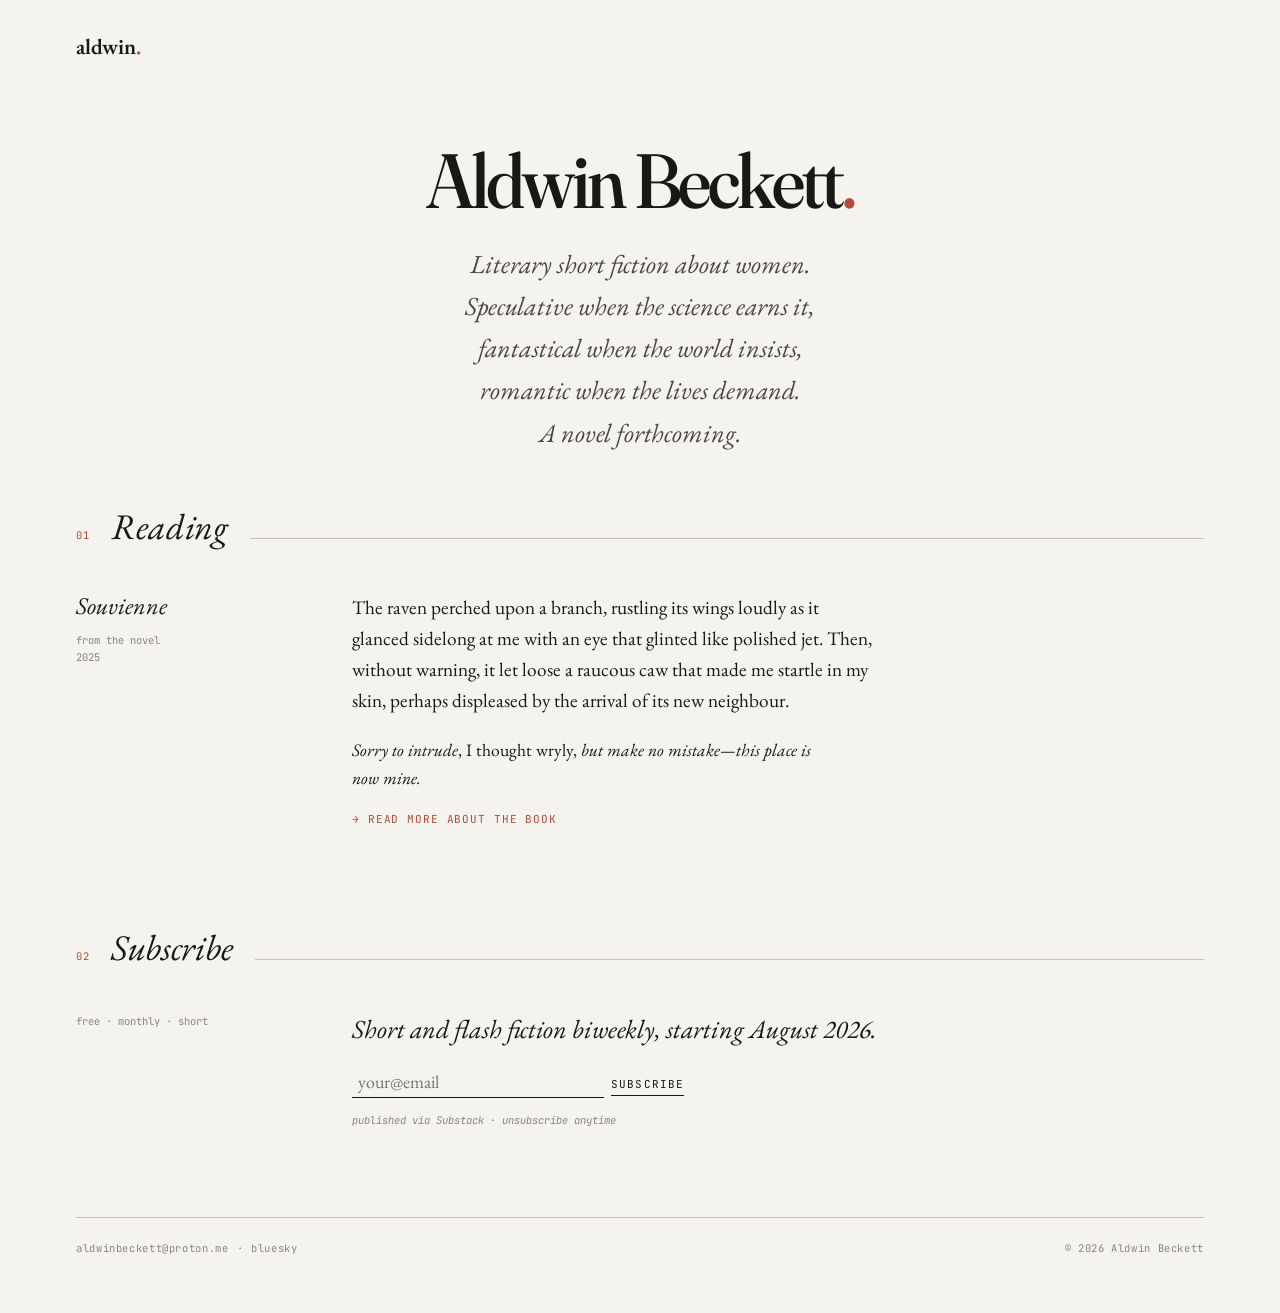
<file: index.html>
<!DOCTYPE html><html lang="en"> <head><!-- Global Metadata --><meta charset="utf-8"><meta name="viewport" content="width=device-width,initial-scale=1"><link rel="icon" type="image/svg+xml" href="/favicon.svg"><link rel="apple-touch-icon" href="/apple-touch-icon.png"><meta name="generator" content="Astro v5.17.2"><!-- Pinterest domain verification (carried over from the previous site). --><meta name="p:domain_verify" content="30b4dbeae7a0c5de280780b090843f4b"><!-- Canonical URL --><link rel="canonical" href="https://aldwinbeckett.me/"><!-- Primary Meta Tags --><title>Aldwin Beckett</title><meta name="title" content="Aldwin Beckett"><meta name="description" content="Personal portfolio website"><meta name="keywords" content="author, fiction, books"><meta name="author" content="Aldwin Beckett"><meta name="language" content="English"><!-- Open Graph / Facebook --><meta property="og:type" content="website"><meta property="og:url" content="https://aldwinbeckett.me/"><meta property="og:title" content="Aldwin Beckett"><meta property="og:description" content="Personal portfolio website"><meta property="og:image" content="https://aldwinbeckett.me/images/og-default.jpg"><!-- Twitter --><meta property="twitter:card" content="summary_large_image"><meta property="twitter:url" content="https://aldwinbeckett.me/"><meta property="twitter:title" content="Aldwin Beckett"><meta property="twitter:description" content="Personal portfolio website"><meta property="twitter:image" content="https://aldwinbeckett.me/images/og-default.jpg"><!-- Fonts: Fraunces (display, optical-sized) · EB Garamond (body/italic) · JetBrains Mono (metadata) --><link rel="preconnect" href="https://fonts.googleapis.com"><link rel="preconnect" href="https://fonts.gstatic.com" crossorigin><link href="https://fonts.googleapis.com/css2?family=EB+Garamond:ital,wght@0,400;0,500;0,600;0,700;1,400;1,500&family=Fraunces:ital,opsz,wght@0,9..144,400;0,9..144,500;0,9..144,600;1,9..144,400;1,9..144,500&family=JetBrains+Mono:wght@400;500&display=swap" rel="stylesheet"><link rel="stylesheet" href="/_astro/_slug_.Bnw3G2MM.css">
<style>.hero[data-astro-cid-j7pv25f6]{margin-top:var(--s-6);position:relative;text-align:center}.hero-name[data-astro-cid-j7pv25f6]{font-size:clamp(36px,6vw,94px);margin:56px 0 0;letter-spacing:-.04em}.hero-name[data-astro-cid-j7pv25f6] .dot[data-astro-cid-j7pv25f6]{color:var(--accent)}.hero-phrase[data-astro-cid-j7pv25f6]{margin-top:28px;font-family:var(--serif);font-style:italic;font-size:var(--t-h3);color:var(--ink-soft);margin-bottom:0;white-space:pre-line}.hero-forthcoming[data-astro-cid-j7pv25f6]{position:absolute;top:75px;right:0;text-align:right;display:flex;flex-direction:column;gap:8px;max-width:220px}.hero-forthcoming-title[data-astro-cid-j7pv25f6]{color:var(--accent);font-style:italic;font-size:22px;font-family:var(--serif);line-height:1.05}.hero-forthcoming-date[data-astro-cid-j7pv25f6]{font-family:var(--mono);font-size:11px;color:var(--ink-faint);text-transform:none;letter-spacing:0}.sample-title[data-astro-cid-j7pv25f6]{font-family:var(--serif);font-style:italic;font-size:24px;line-height:1.18;color:var(--ink)}.sample-pub[data-astro-cid-j7pv25f6]{margin-top:12px}.continue-link[data-astro-cid-j7pv25f6]{display:inline-block;margin-top:18px;font-family:var(--mono);font-size:var(--t-meta-lg);letter-spacing:.08em;text-transform:uppercase;color:var(--accent);text-decoration:none}.continue-link[data-astro-cid-j7pv25f6]:hover{text-decoration:underline}.works[data-astro-cid-j7pv25f6] .row[data-astro-cid-j7pv25f6] .lnk[data-astro-cid-j7pv25f6] a[data-astro-cid-j7pv25f6]{color:inherit;text-decoration:none}.about-prose[data-astro-cid-j7pv25f6]{max-width:34em}@media(max-width:640px){.hero[data-astro-cid-j7pv25f6]{text-align:left;min-height:0;margin-top:var(--s-4)}.hero-name[data-astro-cid-j7pv25f6]{font-size:32px;margin-top:8px}.hero-phrase[data-astro-cid-j7pv25f6]{font-size:18px;text-align:left}.hero-forthcoming[data-astro-cid-j7pv25f6]{position:static;text-align:left;align-items:baseline;max-width:100%;flex-direction:row;flex-wrap:wrap;gap:6px 10px;padding-bottom:16px;border-bottom:1px solid var(--rule);margin-bottom:20px}}
</style></head> <body>  <main class="page" data-astro-cid-j7pv25f6> <header class="site-header"> <a class="brand-mark" href="/" aria-label="Home">aldwin<span class="dot">.</span></a> <nav class="site-nav">  </nav> <div class="right">  </div> </header> <!-- HERO ────────────────────────────────────────────────── --> <section class="hero" data-astro-cid-j7pv25f6>  <h1 class="display hero-name" data-astro-cid-j7pv25f6> Aldwin Beckett<span class="dot" data-astro-cid-j7pv25f6>.</span> </h1> <p class="hero-phrase" data-astro-cid-j7pv25f6>Literary short fiction about women.
Speculative when the science earns it, 
fantastical when the world insists,
romantic when the lives demand.
A novel forthcoming.
</p> </section> <!-- §01 READING — sample piece ─────────────────────────── --> <section class="section section-compact" id="reading" data-astro-cid-j7pv25f6> <div class="section-hed" data-astro-cid-j7pv25f6> <span class="num" data-astro-cid-j7pv25f6>01</span> <span class="label" data-astro-cid-j7pv25f6>Reading</span> <span class="trail" data-astro-cid-j7pv25f6></span> </div> <div class="section-body" data-astro-cid-j7pv25f6> <div data-astro-cid-j7pv25f6> <div class="sample-title" data-astro-cid-j7pv25f6>Souvienne</div> <div class="meta-soft sample-pub" data-astro-cid-j7pv25f6> from the novel <br data-astro-cid-j7pv25f6>2025 </div> </div> <div data-astro-cid-j7pv25f6> <div class="prose" data-astro-cid-j7pv25f6> <p class="lede" data-astro-cid-j7pv25f6>The raven perched upon a branch, rustling its wings loudly as it glanced sidelong at me with an eye that glinted like polished jet. Then, without warning, it let loose a raucous caw that made me startle in my skin, perhaps displeased by the arrival of its new neighbour.</p><p data-astro-cid-j7pv25f6><em>Sorry to intrude</em>, I thought wryly, <em>but make no mistake—this place is now mine.</em></p> </div> <a href="/books/souvienne" class="continue-link" data-astro-cid-j7pv25f6>
→ read more about the book </a> </div> </div> </section> <!-- §02 SELECTED — works list ──────────────────────────── -->  <!-- §03 SUBSCRIBE — Substack inline form ───────────────── --> <section class="section" id="subscribe" data-astro-cid-j7pv25f6> <div class="section-hed" data-astro-cid-j7pv25f6> <span class="num" data-astro-cid-j7pv25f6>02</span> <span class="label" data-astro-cid-j7pv25f6>Subscribe</span> <span class="trail" data-astro-cid-j7pv25f6></span> </div> <div class="section-body" data-astro-cid-j7pv25f6> <div class="meta-soft" data-astro-cid-j7pv25f6>free · monthly · short</div> <div data-astro-cid-j7pv25f6> <div class="subscribe-pitch" data-astro-cid-j7pv25f6>Short and flash fiction biweekly, starting August 2026.</div>  <form class="sub-inline" action="https://aldwinbeckett.substack.com/subscribe" method="get" target="_blank" rel="noopener noreferrer" data-astro-cid-j7pv25f6> <input type="email" name="email" placeholder="your@email" aria-label="email" required data-astro-cid-j7pv25f6> <button type="submit" data-astro-cid-j7pv25f6>Subscribe</button> </form> <div class="meta-soft subscribe-footnote" data-astro-cid-j7pv25f6>published via Substack · unsubscribe anytime</div> </div> </div> </section> <!-- §04 ABOUT ──────────────────────────────────────────── -->  <div class="rule footer-rule" data-astro-cid-gcn2mc3v></div> <footer class="page-footer" data-astro-cid-gcn2mc3v> <span class="footer-links" data-astro-cid-gcn2mc3v> <a href="mailto:aldwinbeckett@proton.me" data-astro-cid-gcn2mc3v>aldwinbeckett@proton.me</a>  <span class="sep" data-astro-cid-gcn2mc3v>·</span> <a href="https://bsky.app/profile/aldwin.beckett" target="_blank" rel="noopener noreferrer" data-astro-cid-gcn2mc3v>bluesky</a>  </span> <span data-astro-cid-gcn2mc3v>© 2026 Aldwin Beckett</span> </footer>  </main>  </body></html>
</file>
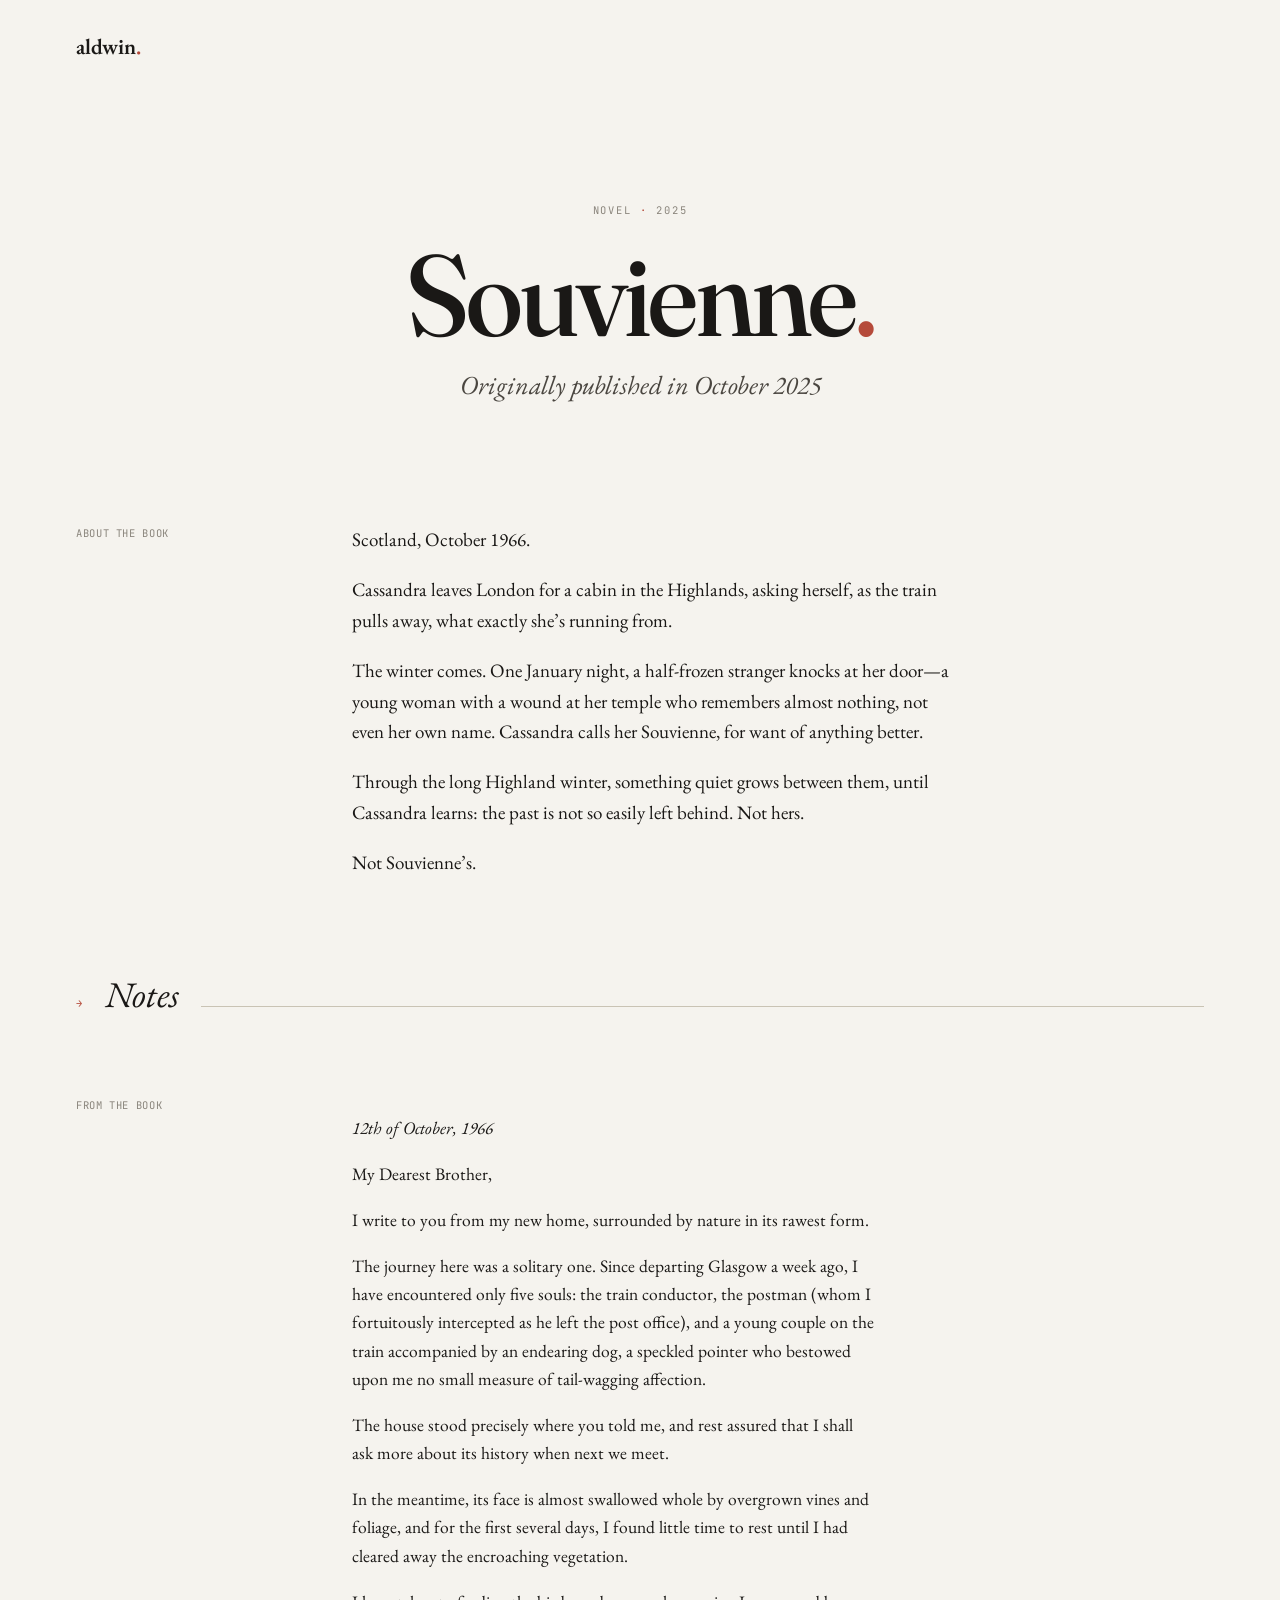
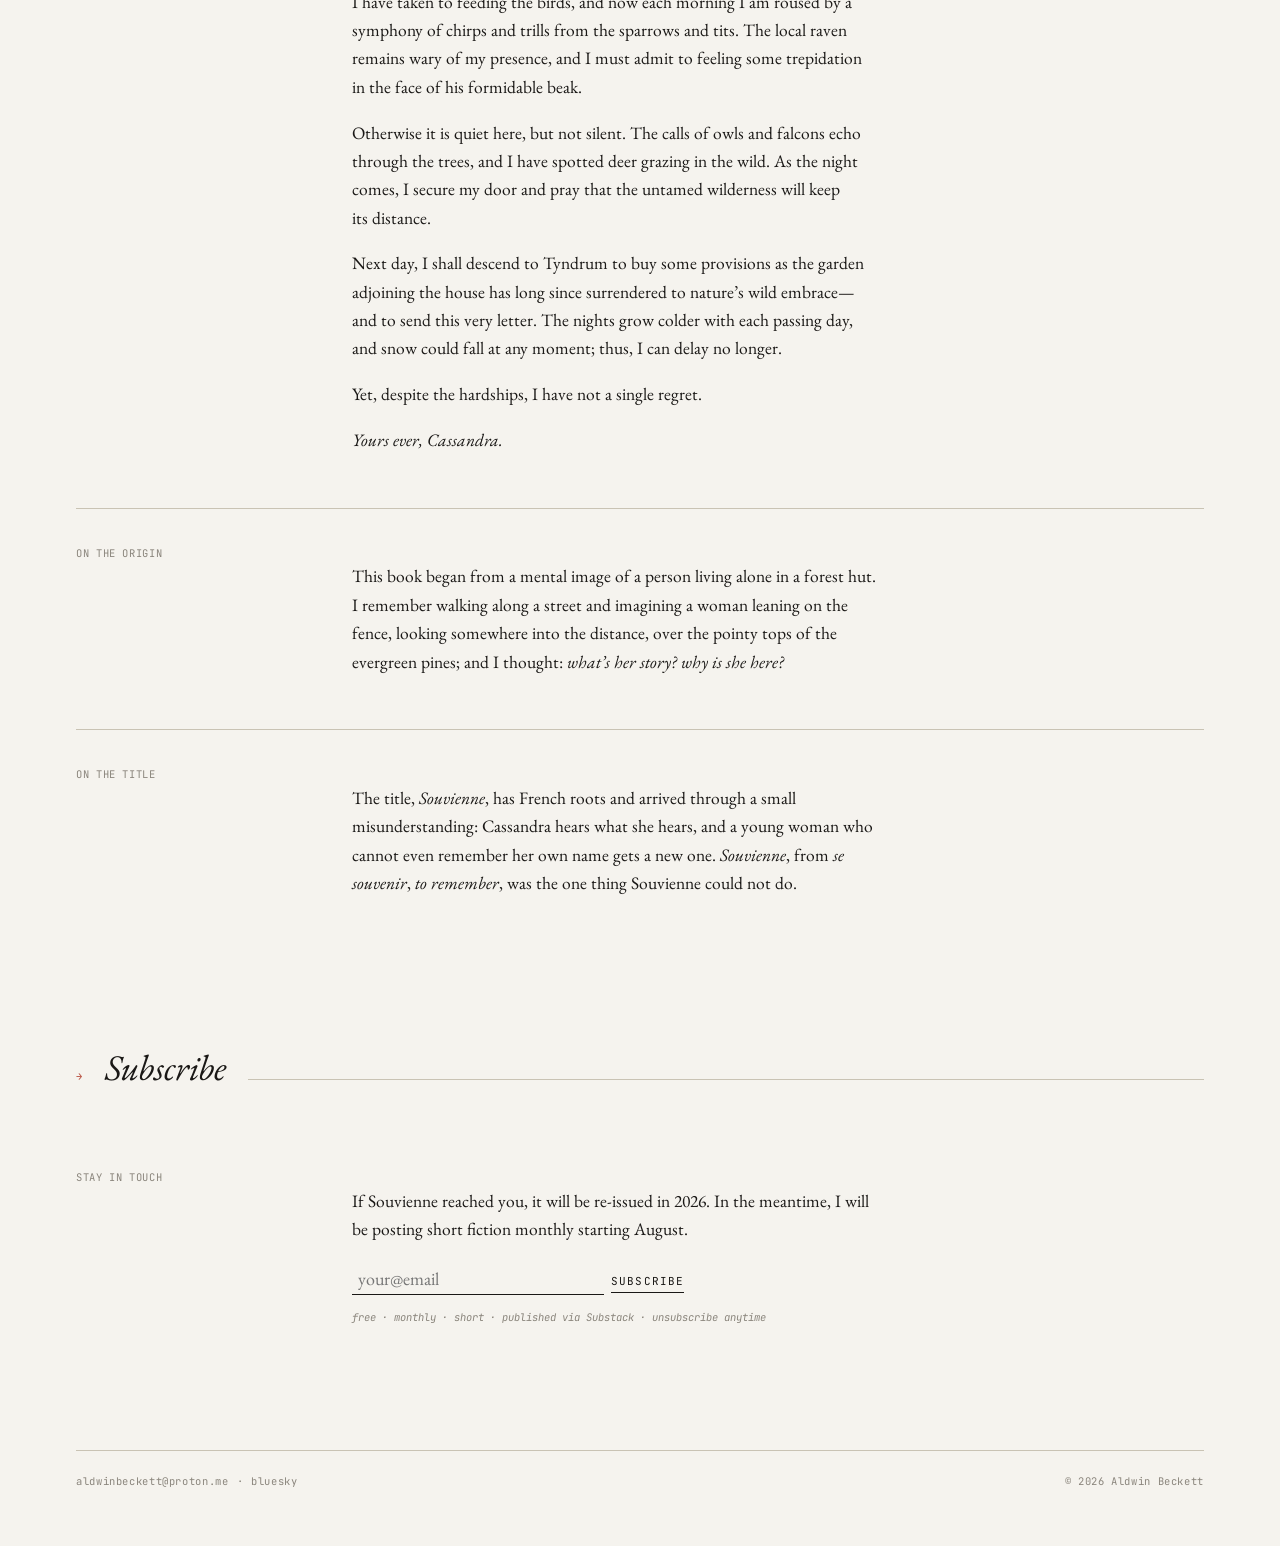
<file: books/souvienne/index.html>
<!DOCTYPE html><html lang="en"> <head><!-- Global Metadata --><meta charset="utf-8"><meta name="viewport" content="width=device-width,initial-scale=1"><link rel="icon" type="image/svg+xml" href="/favicon.svg"><link rel="apple-touch-icon" href="/apple-touch-icon.png"><meta name="generator" content="Astro v5.17.2"><!-- Pinterest domain verification (carried over from the previous site). --><meta name="p:domain_verify" content="30b4dbeae7a0c5de280780b090843f4b"><!-- Canonical URL --><link rel="canonical" href="https://aldwinbeckett.me/books/souvienne/"><!-- Primary Meta Tags --><title>Souvienne — Aldwin Beckett</title><meta name="title" content="Souvienne — Aldwin Beckett"><meta name="description" content="Personal portfolio website"><meta name="keywords" content="author, fiction, books"><meta name="author" content="Aldwin Beckett"><meta name="language" content="English"><!-- Open Graph / Facebook --><meta property="og:type" content="website"><meta property="og:url" content="https://aldwinbeckett.me/books/souvienne/"><meta property="og:title" content="Souvienne — Aldwin Beckett"><meta property="og:description" content="Personal portfolio website"><meta property="og:image" content="https://aldwinbeckett.me/images/og-default.jpg"><!-- Twitter --><meta property="twitter:card" content="summary_large_image"><meta property="twitter:url" content="https://aldwinbeckett.me/books/souvienne/"><meta property="twitter:title" content="Souvienne — Aldwin Beckett"><meta property="twitter:description" content="Personal portfolio website"><meta property="twitter:image" content="https://aldwinbeckett.me/images/og-default.jpg"><!-- Fonts: Fraunces (display, optical-sized) · EB Garamond (body/italic) · JetBrains Mono (metadata) --><link rel="preconnect" href="https://fonts.googleapis.com"><link rel="preconnect" href="https://fonts.gstatic.com" crossorigin><link href="https://fonts.googleapis.com/css2?family=EB+Garamond:ital,wght@0,400;0,500;0,600;0,700;1,400;1,500&family=Fraunces:ital,opsz,wght@0,9..144,400;0,9..144,500;0,9..144,600;1,9..144,400;1,9..144,500&family=JetBrains+Mono:wght@400;500&display=swap" rel="stylesheet"><link rel="stylesheet" href="/_astro/_slug_.Bnw3G2MM.css">
<style>.note-row[data-astro-cid-ww2vvilx] .note-image[data-astro-cid-ww2vvilx] img[data-astro-cid-ww2vvilx]{position:absolute;inset:0;width:100%;height:100%;object-fit:cover}.book-hero[data-astro-cid-tousmopl]{margin-top:var(--s-5);display:grid;grid-template-columns:minmax(0,340px) 1fr;gap:var(--s-6);align-items:end}.cover-col[data-astro-cid-tousmopl]{max-width:340px}.title-col[data-astro-cid-tousmopl]{padding-bottom:var(--s-2)}.book-hero[data-astro-cid-tousmopl].centered{display:block;text-align:center;margin-top:var(--s-6);padding:var(--s-5) 0 var(--s-4)}.book-hero[data-astro-cid-tousmopl].centered .title-col[data-astro-cid-tousmopl]{padding-bottom:0}.book-hero[data-astro-cid-tousmopl].centered .subtitle[data-astro-cid-tousmopl]{margin-left:auto;margin-right:auto}.book-hero[data-astro-cid-tousmopl].centered .quick-meta[data-astro-cid-tousmopl]{justify-content:center}.book-cover-img[data-astro-cid-tousmopl]{width:100%;height:auto;display:block;border:1px solid var(--ink);box-shadow:0 1px #0000000a,0 14px 28px -16px #00000040}.eyebrow[data-astro-cid-tousmopl]{font-family:var(--mono);font-size:var(--t-meta);letter-spacing:.18em;text-transform:uppercase;color:var(--ink-faint);margin-bottom:var(--s-3)}.eyebrow[data-astro-cid-tousmopl] .dot[data-astro-cid-tousmopl]{color:var(--accent);margin:0 8px}.book-title-display[data-astro-cid-tousmopl]{font-size:clamp(56px,9vw,128px);font-weight:500;letter-spacing:-.025em;line-height:.92;margin:0;font-optical-sizing:auto;font-variation-settings:"opsz" 144,"SOFT" 30}.book-title-display[data-astro-cid-tousmopl] .dot[data-astro-cid-tousmopl]{color:var(--accent)}.subtitle[data-astro-cid-tousmopl]{font-family:var(--serif);font-style:italic;font-size:var(--t-h3);color:var(--ink-soft);margin-top:var(--s-3);max-width:22em;line-height:1.25}.quick-meta[data-astro-cid-tousmopl]{display:flex;gap:var(--s-3);flex-wrap:wrap;margin-top:var(--s-4)}.quick-meta[data-astro-cid-tousmopl] span[data-astro-cid-tousmopl]{font-family:var(--mono);font-size:var(--t-meta);letter-spacing:.08em;text-transform:uppercase;color:var(--ink-soft)}.quick-meta[data-astro-cid-tousmopl] span[data-astro-cid-tousmopl]:not(:last-child):after{content:"·";margin-left:var(--s-3);color:var(--ink-faint)}.blurb[data-astro-cid-tousmopl]{margin-top:var(--s-6);display:grid;grid-template-columns:220px 1fr;gap:var(--s-5)}.blurb[data-astro-cid-tousmopl] .prose[data-astro-cid-tousmopl]{max-width:32em;font-size:19px}.blurb[data-astro-cid-tousmopl] .prose[data-astro-cid-tousmopl]>p[data-astro-cid-tousmopl]:first-child:first-letter{font-family:var(--display);font-size:3.4em;float:left;line-height:.85;margin:.05em .08em 0 0;font-weight:500;color:var(--ink)}.cta-section[data-astro-cid-tousmopl]{margin-top:var(--s-6);display:grid;grid-template-columns:220px 1fr;gap:var(--s-5)}.stores[data-astro-cid-tousmopl]{display:grid;grid-template-columns:1fr 1fr;gap:var(--s-4);max-width:580px}.subscribe-form[data-astro-cid-tousmopl]{margin-top:var(--s-3)}.other-books[data-astro-cid-tousmopl] .book[data-astro-cid-tousmopl] .cover-mini[data-astro-cid-tousmopl]{position:relative;overflow:hidden}.other-books[data-astro-cid-tousmopl] .book[data-astro-cid-tousmopl] .cover-mini[data-astro-cid-tousmopl] img[data-astro-cid-tousmopl]{width:100%;height:100%;object-fit:cover}@media(max-width:720px){.book-hero[data-astro-cid-tousmopl]{grid-template-columns:1fr;gap:var(--s-4);align-items:start}.cover-col[data-astro-cid-tousmopl]{max-width:220px}.blurb[data-astro-cid-tousmopl],.cta-section[data-astro-cid-tousmopl]{grid-template-columns:1fr;gap:var(--s-2)}.stores[data-astro-cid-tousmopl]{grid-template-columns:1fr}}
</style></head> <body>  <main class="page" data-astro-cid-tousmopl> <header class="site-header"> <a class="brand-mark" href="/" aria-label="Home">aldwin<span class="dot">.</span></a> <nav class="site-nav">  </nav> <div class="right">  </div> </header> <!-- HERO ────────────────────────────────────────────────── --> <section class="book-hero centered" data-astro-cid-tousmopl>   <div class="title-col" data-astro-cid-tousmopl> <div class="eyebrow" data-astro-cid-tousmopl> novel<span class="dot" data-astro-cid-tousmopl>·</span>2025 </div> <h1 class="display book-title-display" data-astro-cid-tousmopl> Souvienne<span class="dot" data-astro-cid-tousmopl>.</span> </h1> <div class="subtitle" data-astro-cid-tousmopl>Originally published in October 2025</div>  </div> </section> <!-- BLURB ────────────────────────────────────────────────── --> <section class="blurb" data-astro-cid-tousmopl> <div class="meta" data-astro-cid-tousmopl>about the book</div> <div class="prose" data-astro-cid-tousmopl><p>Scotland, October 1966.</p>
<p>Cassandra leaves London for a cabin in the Highlands, asking herself, as the train pulls away, what exactly she’s running from.</p>
<p>The winter comes. One January night, a half-frozen stranger knocks at her door—a young woman with a wound at her temple who remembers almost nothing, not even her own name. Cassandra calls her Souvienne, for want of anything better.</p>
<p>Through the long Highland winter, something quiet grows between them, until Cassandra learns: the past is not so easily left behind. Not hers.</p>
<p>Not Souvienne’s.</p></div> </section> <!-- §NOTES ───────────────────────────────────────────────── --> <section class="section" data-astro-cid-tousmopl> <div class="section-hed" data-astro-cid-tousmopl> <span class="num" data-astro-cid-tousmopl>→</span> <span class="label" data-astro-cid-tousmopl>Notes</span> <span class="trail" data-astro-cid-tousmopl></span> </div> <div class="note-row" data-astro-cid-ww2vvilx> <div class="note-caption" data-astro-cid-ww2vvilx>from the book</div> <div class="note-body" data-astro-cid-ww2vvilx> <div class="note-text" data-astro-cid-ww2vvilx> <p><em>12th of October, 1966</em></p>
<p>My Dearest Brother,</p>
<p>I write to you from my new home, surrounded by nature in its rawest form.</p>
<p>The journey here was a solitary one. Since departing Glasgow a week ago, I have encountered only five souls: the train conductor, the postman (whom I fortuitously intercepted as he left the post office), and a young couple on the train accompanied by an endearing dog, a speckled pointer who bestowed upon me no small measure of tail-wagging affection.</p>
<p>The house stood precisely where you told me, and rest assured that I shall ask more about its history when next we meet.</p>
<p>In the meantime, its face is almost swallowed whole by overgrown vines and foliage, and for the first several days, I found little time to rest until I had cleared away the encroaching vegetation.</p>
<p>I have taken to feeding the birds, and now each morning I am roused by a symphony of chirps and trills from the sparrows and tits. The local raven remains wary of my presence, and I must admit to feeling some trepidation in the face of his formidable beak.</p>
<p>Otherwise it is quiet here, but not silent. The calls of owls and falcons echo through the trees, and I have spotted deer grazing in the wild. As the night comes, I secure my door and pray that the untamed wilderness will keep its distance.</p>
<p>Next day, I shall descend to Tyndrum to buy some provisions as the garden adjoining the house has long since surrendered to nature’s wild embrace—and to send this very letter. The nights grow colder with each passing day, and snow could fall at any moment; thus, I can delay no longer.</p>
<p>Yet, despite the hardships, I have not a single regret.</p>
<p><em>Yours ever, Cassandra.</em></p> </div>   </div> </div> <div class="note-row" data-astro-cid-ww2vvilx> <div class="note-caption" data-astro-cid-ww2vvilx>on the origin</div> <div class="note-body" data-astro-cid-ww2vvilx> <div class="note-text" data-astro-cid-ww2vvilx> <p>This book began from a mental image of a person living alone in a forest hut. I remember walking along a street and imagining a woman leaning on the fence, looking somewhere into the distance, over the pointy tops of the evergreen pines; and I thought: <em>what’s her story? why is she here?</em></p> </div>   </div> </div> <div class="note-row" data-astro-cid-ww2vvilx> <div class="note-caption" data-astro-cid-ww2vvilx>on the title</div> <div class="note-body" data-astro-cid-ww2vvilx> <div class="note-text" data-astro-cid-ww2vvilx> <p>The title, <em>Souvienne</em>, has French roots and arrived through a small misunderstanding: Cassandra hears what she hears, and a young woman who cannot even remember her own name gets a new one. <em>Souvienne</em>, from <em>se souvenir</em>, <em>to remember</em>, was the one thing Souvienne could not do.</p> </div>   </div> </div>  </section> <!-- CTA ─────────────────────────────────────────────────── -->  <!-- SUBSCRIBE ────────────────────────────────────────────── --> <section class="section" data-astro-cid-tousmopl> <div class="section-hed" data-astro-cid-tousmopl> <span class="num" data-astro-cid-tousmopl>→</span> <span class="label" data-astro-cid-tousmopl>Subscribe</span> <span class="trail" data-astro-cid-tousmopl></span> </div> <div class="note-row" data-astro-cid-tousmopl> <div class="note-caption" data-astro-cid-tousmopl>stay in touch</div> <div class="note-body" data-astro-cid-tousmopl> <div class="note-text" data-astro-cid-tousmopl> <p data-astro-cid-tousmopl>If Souvienne reached you, it will be re-issued in 2026. In the meantime, I will be posting short fiction monthly starting August.</p> <form class="sub-inline subscribe-form" action="https://aldwinbeckett.substack.com/subscribe" method="get" target="_blank" rel="noopener noreferrer" data-astro-cid-tousmopl> <input type="email" name="email" placeholder="your@email" aria-label="email" required data-astro-cid-tousmopl> <button type="submit" data-astro-cid-tousmopl>Subscribe</button> </form> <div class="meta-soft subscribe-footnote" data-astro-cid-tousmopl> free · monthly · short · published via Substack · unsubscribe anytime </div> </div> </div> </div> </section> <!-- §OTHER BOOKS ─────────────────────────────────────────── -->  <div class="rule footer-rule" data-astro-cid-gcn2mc3v></div> <footer class="page-footer" data-astro-cid-gcn2mc3v> <span class="footer-links" data-astro-cid-gcn2mc3v> <a href="mailto:aldwinbeckett@proton.me" data-astro-cid-gcn2mc3v>aldwinbeckett@proton.me</a>  <span class="sep" data-astro-cid-gcn2mc3v>·</span> <a href="https://bsky.app/profile/aldwin.beckett" target="_blank" rel="noopener noreferrer" data-astro-cid-gcn2mc3v>bluesky</a>  </span> <span data-astro-cid-gcn2mc3v>© 2026 Aldwin Beckett</span> </footer>  </main>  </body></html>
</file>
<file: _astro/_slug_.Bnw3G2MM.css>
:root{--ink: #1a1816;--ink-soft: #4a4640;--ink-faint: #8a857c;--rule: #c9c3b4;--paper: #f5f3ee;--paper-edge: #e8e3d6;--accent: #b54a3a;--display: "Fraunces", "EB Garamond", Georgia, serif;--serif: "EB Garamond", "Cormorant Garamond", Georgia, serif;--mono: "JetBrains Mono", ui-monospace, Menlo, monospace;--t-meta: 10.5px;--t-meta-lg: 11px;--t-body: 17.5px;--t-lead: 19px;--t-h4: 22px;--t-h3: 26px;--t-h2: 36px;--t-display: clamp(72px, 12vw, 188px);--lh-prose: 1.62;--lh-tight: 1.18;--lh-display: .9;--pad-x: clamp(20px, 4.5vw, 56px);--pad-y: clamp(24px, 3vw, 36px);--s-1: 8px;--s-2: 14px;--s-3: 22px;--s-4: 36px;--s-5: 56px;--s-6: 88px;--ease: cubic-bezier(.2, .8, .2, 1);--t-fast: .16s;--t-med: .24s}html,body{margin:0;padding:0;background:var(--paper);color:var(--ink);font-family:var(--serif);font-size:var(--t-body);line-height:var(--lh-prose)}*{box-sizing:border-box}.display{font-family:var(--display);font-weight:500;letter-spacing:-.02em;line-height:var(--lh-display);color:var(--ink);font-optical-sizing:auto;font-variation-settings:"opsz" 144,"SOFT" 30}.page{max-width:1240px;margin:0 auto;padding:var(--pad-y) var(--pad-x) calc(var(--pad-y) + 20px);background:var(--paper)}.section{margin-top:var(--s-6)}.section-compact{margin-top:44px}.meta{font-family:var(--mono);font-size:var(--t-meta);letter-spacing:.06em;color:var(--ink-faint);text-transform:uppercase}.meta-soft{font-family:var(--mono);font-size:var(--t-meta);color:var(--ink-faint)}.accent-dot{display:inline-block;width:7px;height:7px;border-radius:50%;background:var(--accent);vertical-align:1px;margin-right:6px}.accent-text{color:var(--accent)}.rule{height:1px;background:var(--rule);width:100%}.rule-ink{height:1px;background:var(--ink);width:100%}.site-header{display:grid;grid-template-columns:1fr auto 1fr;align-items:center;gap:var(--s-3)}.site-header .brand-mark{font-family:var(--serif);font-size:22px;font-weight:600;letter-spacing:-.01em;line-height:1;color:inherit;text-decoration:none}.site-header .brand-mark:visited{color:inherit}.site-header .brand-mark:hover,.site-header .brand-mark .dot{color:var(--accent)}.site-header .right{justify-self:end;display:flex;align-items:baseline;gap:var(--s-1);white-space:nowrap}.site-header .right .sep{color:var(--ink-faint)}@media(max-width:640px){.site-header{grid-template-columns:1fr auto;grid-template-areas:"brand meta" "nav nav";row-gap:var(--s-2)}.site-header .brand-mark{grid-area:brand}.site-header .right{grid-area:meta}.site-header .right .meta{font-size:9.5px}.site-header .site-nav{grid-area:nav;justify-self:start;gap:var(--s-2)}}.site-nav{display:flex;gap:var(--s-3);font-family:var(--mono);font-size:var(--t-meta-lg);letter-spacing:.08em;text-transform:uppercase;color:var(--ink)}.site-nav a{color:inherit;text-decoration:none;padding-bottom:3px;border-bottom:1px solid transparent;transition:border-color var(--t-fast) var(--ease),color var(--t-fast) var(--ease)}.site-nav a:hover{border-color:var(--ink)}.site-nav a.current{border-color:var(--accent)}.section-hed{display:flex;align-items:baseline;gap:var(--s-3);margin-bottom:var(--s-4)}.section-hed .num{color:var(--accent);font-family:var(--mono);font-size:var(--t-meta);letter-spacing:.06em;text-transform:uppercase}.section-hed .label{font-family:var(--serif);font-size:var(--t-h2);font-style:italic;letter-spacing:-.005em}.section-hed .trail{flex:1;height:1px;background:var(--rule)}.section-body{display:grid;grid-template-columns:220px 1fr;gap:var(--s-5)}@media(max-width:640px){.section-body{grid-template-columns:1fr;gap:var(--s-2)}}.prose{font-family:var(--serif);font-size:var(--t-body);line-height:var(--lh-prose);color:var(--ink);max-width:30em;text-wrap:pretty}.prose>p{margin:0 0 1em}.prose>p:last-child{margin:0}.prose>p.lede{font-size:1.1em}.prose em{font-style:italic}.works{width:100%}.works .row{display:grid;grid-template-columns:56px 1fr auto 110px;gap:var(--s-3);padding:var(--s-2) 0;border-bottom:1px solid var(--rule);align-items:baseline;transition:background var(--t-fast) var(--ease)}.works .row:hover{background:#00000006}.works .row:hover .lnk{color:var(--accent)}.works .row .yr{font-family:var(--mono);font-size:var(--t-meta-lg);color:var(--ink-faint);letter-spacing:.04em}.works .row .ttl{font-family:var(--serif);font-size:21px;font-style:italic;color:var(--ink);letter-spacing:-.005em}.works .row .jrnl{font-family:var(--mono);font-size:var(--t-meta-lg);color:var(--ink-faint);letter-spacing:.04em;text-transform:uppercase}.works .row .lnk{font-family:var(--mono);font-size:var(--t-meta-lg);color:var(--ink);letter-spacing:.06em;text-transform:uppercase;text-align:right;transition:color var(--t-fast) var(--ease)}.works .row.current .ttl:before{content:"";display:inline-block;width:7px;height:7px;border-radius:50%;background:var(--accent);margin-right:10px;vertical-align:3px}@media(max-width:640px){.works .row{grid-template-columns:44px 1fr;gap:4px 14px;padding:12px 0}.works .row .ttl{font-size:18px}.works .row .jrnl,.works .row .lnk{grid-column:2;text-align:left;font-size:10px}}.sub-inline{display:flex;align-items:baseline;gap:.4em;font-family:var(--serif);font-size:18px;line-height:1.5;color:var(--ink);flex-wrap:wrap}.sub-inline input{appearance:none;border:0;outline:0;background:transparent;border-bottom:1px solid var(--ink);font-family:var(--serif);font-size:18px;color:var(--ink);padding:2px 6px 4px;min-width:220px;transition:border-color var(--t-fast) var(--ease)}.sub-inline input:focus{border-bottom-color:var(--accent)}.sub-inline button{appearance:none;background:transparent;border:0;font-family:var(--mono);font-size:var(--t-meta-lg);letter-spacing:.1em;text-transform:uppercase;color:var(--ink);cursor:pointer;padding:4px 0;border-bottom:1px solid var(--ink);transition:color var(--t-fast) var(--ease),border-color var(--t-fast) var(--ease)}.sub-inline button:hover{color:var(--accent);border-bottom-color:var(--accent)}.subscribe-pitch{font-family:var(--serif);font-style:italic;font-size:var(--t-h3);color:var(--ink);margin-bottom:22px;max-width:22em;line-height:1.25}.subscribe-footnote{margin-top:14px;font-style:italic}.cta-group{display:flex;flex-direction:column;gap:var(--s-2)}.cta-group .group-label{font-family:var(--mono);font-size:var(--t-meta);letter-spacing:.08em;text-transform:uppercase;color:var(--ink-faint)}.cta-row{display:flex;flex-wrap:wrap;gap:var(--s-3);align-items:baseline}.cta-row a{font-family:var(--mono);font-size:var(--t-meta-lg);letter-spacing:.06em;text-transform:uppercase;color:var(--ink);text-decoration:none;padding-bottom:3px;border-bottom:1px solid var(--ink);transition:color var(--t-fast) var(--ease),border-color var(--t-fast) var(--ease)}.cta-row a:hover{color:var(--accent);border-bottom-color:var(--accent)}.cta-row a .arrow{color:var(--accent);margin-right:4px}.cover{aspect-ratio:5.5 / 8.5;width:100%;background:var(--paper);border:1px solid var(--ink);position:relative;display:flex;align-items:center;justify-content:center;padding:32px 24px;text-align:center;box-shadow:0 1px #0000000a,0 14px 28px -16px #00000040}.cover.placeholder:before{content:"";position:absolute;inset:14px;border:1px dashed var(--ink-faint);pointer-events:none}.cover .cover-title{font-family:var(--display);font-size:clamp(28px,4.5vw,56px);font-weight:500;letter-spacing:-.02em;line-height:1;color:var(--ink)}.cover .cover-author{position:absolute;bottom:32px;left:0;right:0;font-family:var(--mono);font-size:var(--t-meta-lg);letter-spacing:.18em;text-transform:uppercase;color:var(--ink-soft)}.cover .cover-meta{position:absolute;top:32px;left:32px;font-family:var(--mono);font-size:var(--t-meta);letter-spacing:.06em;text-transform:uppercase;color:var(--ink-faint)}.note-row{display:grid;grid-template-columns:220px 1fr;gap:var(--s-5);padding:var(--s-4) 0;border-top:1px solid var(--rule)}.note-row:first-child,.section-hed+.note-row{border-top:0}.note-row .note-caption{font-family:var(--mono);font-size:var(--t-meta);letter-spacing:.06em;text-transform:uppercase;color:var(--ink-faint)}.note-row .note-body{display:grid;grid-template-columns:1fr;gap:var(--s-3)}.note-row.has-image .note-body{grid-template-columns:1.2fr 1fr;gap:var(--s-4);align-items:start}.note-row .note-text{font-family:var(--serif);font-size:var(--t-body);line-height:var(--lh-prose);max-width:30em;text-wrap:pretty}.note-row .note-image{background:var(--paper-edge);border:1px solid var(--rule);aspect-ratio:4 / 3;position:relative;overflow:hidden}.note-row .note-image .quote{position:absolute;inset:0;display:flex;align-items:center;justify-content:center;padding:var(--s-4);text-align:center;font-family:var(--serif);font-style:italic;font-size:var(--t-h3);line-height:1.25;color:var(--ink);background:#f5f3eec7}.note-row .note-cta{margin-top:var(--s-2)}@media(max-width:640px){.note-row{grid-template-columns:1fr;gap:var(--s-2)}.note-row.has-image .note-body{grid-template-columns:1fr}}.other-books{display:grid;grid-template-columns:repeat(auto-fit,minmax(140px,1fr));gap:var(--s-4)}.other-books .book{display:flex;flex-direction:column;gap:var(--s-2);text-decoration:none;color:inherit}.other-books .book .cover-mini{aspect-ratio:5.5 / 8.5;background:var(--paper);border:1px solid var(--rule);transition:border-color var(--t-fast) var(--ease)}.other-books .book:hover .cover-mini{border-color:var(--ink)}.other-books .book .book-title{font-family:var(--serif);font-size:18px;font-style:italic}.other-books .book .book-meta{font-family:var(--mono);font-size:var(--t-meta);letter-spacing:.06em;text-transform:uppercase;color:var(--ink-faint)}.footer-rule[data-astro-cid-gcn2mc3v]{margin-top:var(--s-6)}.page-footer[data-astro-cid-gcn2mc3v]{margin-top:22px;display:flex;justify-content:space-between;flex-wrap:wrap;gap:var(--s-2);font-family:var(--mono);font-size:var(--t-meta);color:var(--ink-faint);letter-spacing:.06em}.footer-links[data-astro-cid-gcn2mc3v]{display:inline-flex;align-items:baseline;flex-wrap:wrap;gap:8px}.footer-links[data-astro-cid-gcn2mc3v] a[data-astro-cid-gcn2mc3v],.footer-links[data-astro-cid-gcn2mc3v] a[data-astro-cid-gcn2mc3v]:visited{color:inherit;font:inherit;font-weight:inherit;text-decoration:none}.footer-links[data-astro-cid-gcn2mc3v] a[data-astro-cid-gcn2mc3v]:hover{color:var(--accent)}.footer-links[data-astro-cid-gcn2mc3v] .sep[data-astro-cid-gcn2mc3v]{color:var(--ink-faint)}
</file>
